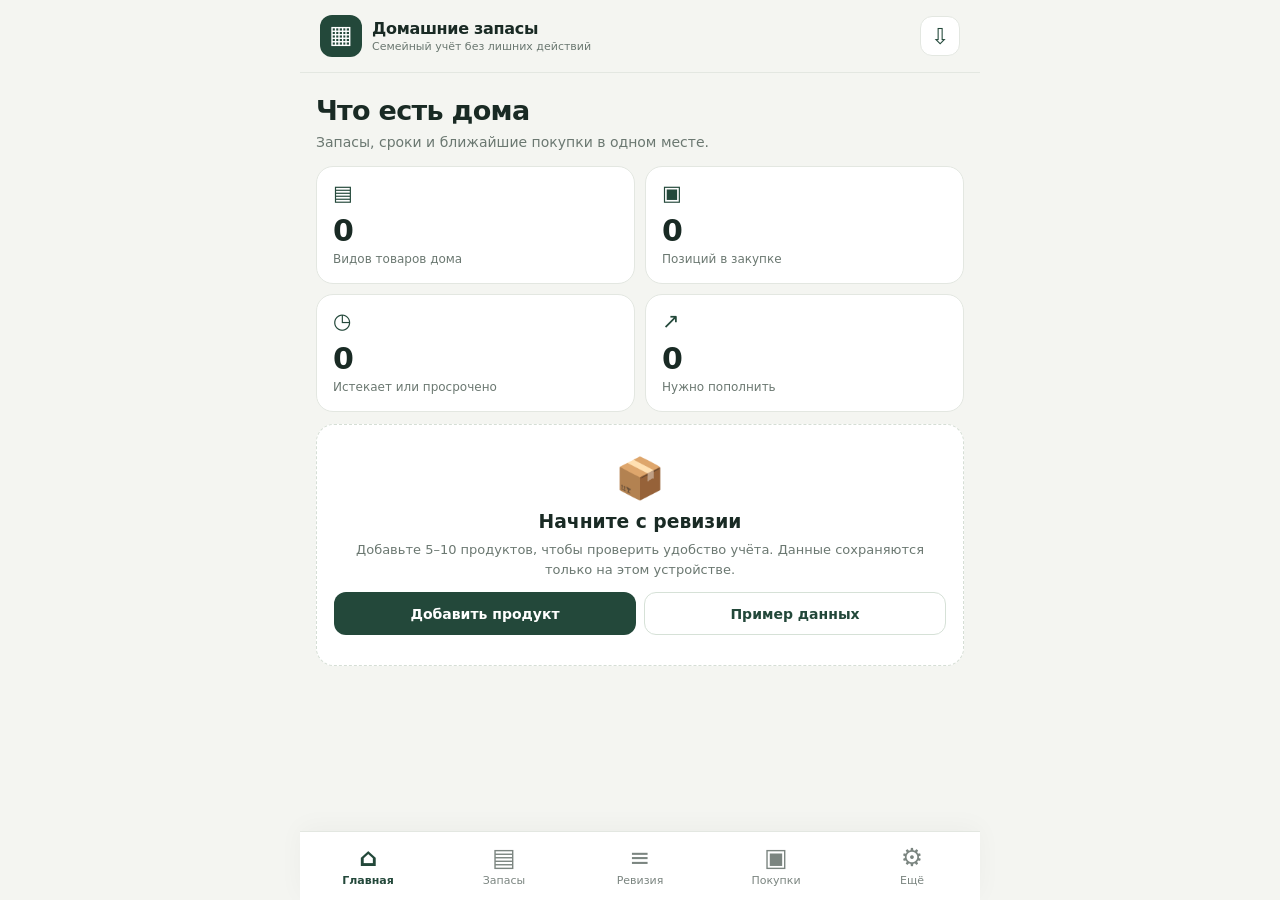
<file: index.html>
<!doctype html>
<html lang="ru">
<head>
  <meta charset="utf-8" />
  <meta name="viewport" content="width=device-width, initial-scale=1, viewport-fit=cover" />
  <meta name="theme-color" content="#23483a" />
  <meta name="description" content="Домашние запасы — простой учёт продуктов и семейных покупок, без подписки." />
  <link rel="manifest" href="manifest.webmanifest" />
  <link rel="icon" type="image/png" href="icons/icon-192.png" />
  <link rel="stylesheet" href="styles.css?v=20261103-10" />
  <title>Домашние запасы</title>
</head>
<body>
  <div class="shell">
    <header class="app-header">
      <div class="brand"><span class="logo" aria-hidden="true">▦</span><div><div class="brand-name">Домашние запасы</div><div class="brand-sub">Семейный учёт без лишних действий</div></div></div>
      <button class="icon-btn" id="backupShortcut" title="Резервные копии" aria-label="Резервные копии">⇩</button>
    </header>
    <main id="view" aria-live="polite"></main>
    <nav class="bottom-nav" aria-label="Разделы приложения">
      <button class="nav-item active" data-page="home"><span class="nav-icon">⌂</span><span>Главная</span></button>
      <button class="nav-item" data-page="stock"><span class="nav-icon">▤</span><span>Запасы</span></button>
      <button class="nav-item" data-page="audit"><span class="nav-icon">≡</span><span>Ревизия</span></button>
      <button class="nav-item" data-page="shopping"><span class="nav-icon">▣</span><span>Покупки</span></button>
      <button class="nav-item" data-page="settings"><span class="nav-icon">⚙</span><span>Ещё</span></button>
    </nav>
  </div>
  <dialog id="modal"><div id="modalInner"></div></dialog>
  <div id="toast" role="status" aria-live="polite"></div>
  <script src="catalog.js?v=20261103-05" defer></script>
  <script src="scanner.js?v=20261103-05" defer></script>
  <script src="receipt.js?v=20261103-12" defer></script>
  <script src="cloud_sync.js?v=20261103-14" defer></script>
  <script src="app.js?v=20261103-14" defer></script>
</body>
</html>
</file>
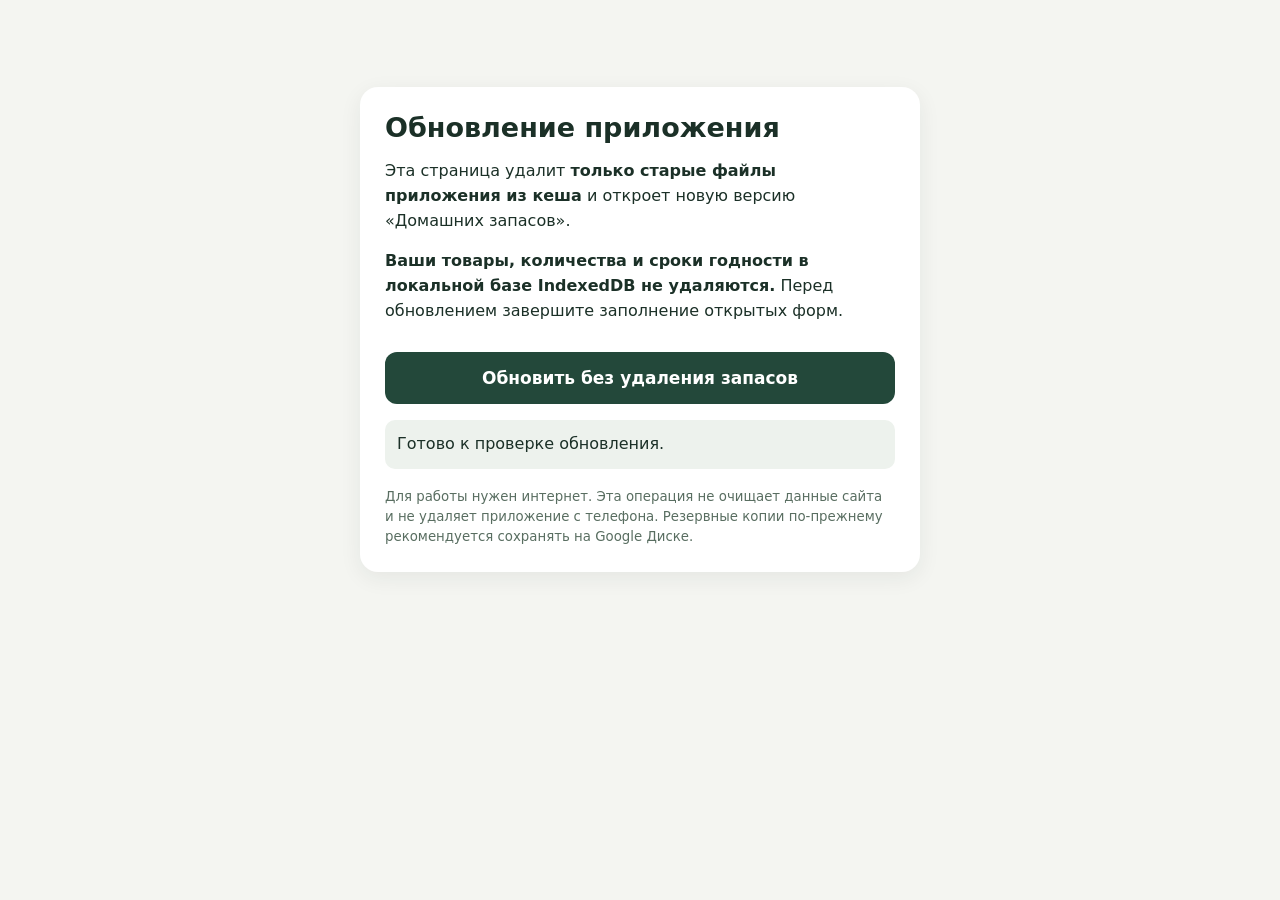
<file: update.html>
<!doctype html>
<html lang="ru">
<head>
<meta charset="utf-8">
<meta name="viewport" content="width=device-width,initial-scale=1">
<meta name="theme-color" content="#23483a">
<title>Обновление — Домашние запасы</title>
<style>
:root{color-scheme:light;font-family:system-ui,-apple-system,"Segoe UI",sans-serif;color:#1b3027;background:#f4f5f1}
*{box-sizing:border-box}
body{margin:0;padding:24px 16px}
main{max-width:560px;margin:7vh auto 0;padding:25px;background:#fff;border-radius:18px;box-shadow:0 6px 22px #20302512}
h1{margin:0 0 15px;font-size:27px}
p{line-height:1.55}
button{width:100%;margin-top:12px;font:700 17px system-ui;background:#23483a;color:#fff;border:0;border-radius:12px;padding:15px;min-height:52px}
button:disabled{opacity:.6}
small{display:block;color:#596e61;margin-top:18px;line-height:1.5}
#status{border-radius:10px;background:#edf2ed;padding:12px;min-height:45px;white-space:pre-wrap}
</style>
</head>
<body>
<main>
<h1>Обновление приложения</h1>
<p>Эта страница удалит <strong>только старые файлы приложения из кеша</strong> и откроет новую версию «Домашних запасов».</p>
<p><strong>Ваши товары, количества и сроки годности в локальной базе IndexedDB не удаляются.</strong> Перед обновлением завершите заполнение открытых форм.</p>
<button id="repair" type="button">Обновить без удаления запасов</button>
<p id="status" role="status">Готово к проверке обновления.</p>
<small>Для работы нужен интернет. Эта операция не очищает данные сайта и не удаляет приложение с телефона. Резервные копии по-прежнему рекомендуется сохранять на Google Диске.</small>
</main>
<script>
(() => {
'use strict';
const button=document.getElementById('repair'),status=document.getElementById('status');
button.addEventListener('click',async()=>{
  if(button.disabled)return;
  button.disabled=true;
  status.textContent='Проверяю доступность новой версии…';
  try{
    // Use a unique query to bypass any cache-first service worker still controlling the page.
    const url=new URL('./app.js?version-check='+Date.now(),location.href);
    const response=await fetch(url,{cache:'no-store'});
    if(!response.ok)throw Error('Новая версия пока не доступна (HTTP '+response.status+').');
    const source=await response.text();
    if(!source.includes('home-pantry-family-v1'))throw Error('Получен неожиданный файл. Обновление остановлено.');
    const version=source.match(/Версия\s+(\d+\.\d+)/);
    status.textContent='Доступна версия '+(version?version[1]:'приложения')+'. Обновляю файлы…';

    if('serviceWorker' in navigator){
      const registrations=await navigator.serviceWorker.getRegistrations();
      const expectedScope=new URL('./',location.href).href;
      for(const registration of registrations){
        if(registration.scope===expectedScope)await registration.unregister();
      }
    }
    if('caches' in window){
      const keys=await caches.keys();
      for(const name of keys){
        if(name.startsWith('domashnie-zapasy-shell-'))await caches.delete(name);
      }
    }
    status.textContent='Кеш приложения обновлён. Открываю «Домашние запасы»…';
    location.replace('./?updated='+Date.now());
  }catch(error){
    status.textContent='Не получилось обновить: '+(error?.message||String(error))+'. Проверьте интернет и повторите.';
    button.disabled=false;
  }
});
})();
</script>
</body>
</html>
</file>
<file: styles.css>
:root{--bg:#f4f5f1;--surface:#fff;--text:#192a24;--muted:#6b7871;--accent:#23483a;--accent2:#e8f0e8;--line:#e3e7e1;--warn:#a86420;--warn-bg:#fff2df;--danger:#ac4d3d;--danger-bg:#fff0e9;--radius:18px;--shadow:0 4px 20px rgba(34,58,43,.045)}
*{box-sizing:border-box}html{font-family:system-ui,-apple-system,"Segoe UI",Roboto,Arial,sans-serif;color:var(--text);background:var(--bg);-webkit-tap-highlight-color:transparent}body{margin:0}.shell{max-width:680px;min-height:100dvh;margin:auto;background:var(--bg);padding-bottom:calc(90px + env(safe-area-inset-bottom))}.app-header{position:sticky;top:0;z-index:4;padding:15px 20px;background:rgba(244,245,241,.96);backdrop-filter:blur(10px);display:flex;justify-content:space-between;gap:10px;align-items:center;border-bottom:1px solid var(--line)}.brand{display:flex;align-items:center;gap:10px}.logo{background:var(--accent);border-radius:12px;color:#fff;font-size:25px;line-height:40px;text-align:center;width:42px;height:42px}.brand-name{font-weight:800;letter-spacing:-.3px}.brand-sub{font-size:11px;color:var(--muted);margin-top:2px}main{padding:22px 16px 25px}.bottom-nav{position:fixed;z-index:5;bottom:0;left:50%;transform:translateX(-50%);width:min(680px,100%);height:calc(69px + env(safe-area-inset-bottom));padding-bottom:env(safe-area-inset-bottom);background:white;border-top:1px solid var(--line);display:flex;box-shadow:0 -4px 26px rgba(10,28,15,.035)}.nav-item{font:inherit;color:#7b8580;background:transparent;border:none;flex:1;display:flex;align-items:center;justify-content:center;flex-direction:column;gap:4px;font-size:11px;cursor:pointer}.nav-item.active{color:var(--accent);font-weight:800}.nav-icon{font-size:25px;line-height:24px}.icon-btn{height:40px;min-width:40px;border:1px solid var(--line);border-radius:12px;background:#fff;font-size:22px;color:var(--accent)}h1,h2,h3,p{margin-top:0}h1{font-size:27px;letter-spacing:-.7px;margin-bottom:6px}h2{font-size:17px;margin-bottom:0;letter-spacing:-.2px}.sub{color:var(--muted);line-height:1.45;font-size:14px}.section-header{display:flex;justify-content:space-between;align-items:center;gap:8px;margin:25px 0 11px}.section-header:first-child{margin-top:0}.section-header .sub{margin:0}.card{background:var(--surface);border:1px solid var(--line);border-radius:var(--radius);padding:16px;box-shadow:var(--shadow);margin-bottom:11px}.soft{background:var(--accent2);border-color:var(--accent2)}.alert-card{background:var(--warn-bg);border-color:#f3dabc}.danger-card{background:var(--danger-bg);border-color:#f1d2ca}.kpi-grid{display:grid;grid-template-columns:1fr 1fr;gap:10px}.kpi{border:1px solid var(--line);border-radius:17px;background:white;padding:16px;min-height:116px}.kpi .mini-icon{font-size:21px;color:var(--accent);line-height:1}.kpi strong{display:block;font-size:30px;margin:9px 0 0;letter-spacing:-1px}.kpi span{font-size:12px;color:var(--muted)}.flex{display:flex;align-items:center;gap:10px}.between{justify-content:space-between}.grow{flex:1;min-width:0}.small{font-size:12px}.muted{color:var(--muted)}.title{font-weight:750;font-size:15px}.row{display:flex;align-items:center;justify-content:space-between;gap:12px;min-width:0}.row+.row{border-top:1px solid var(--line);padding-top:12px;margin-top:12px}.stockrow{display:flex;align-items:center;gap:12px;padding:13px 0;border-bottom:1px solid var(--line)}.stockrow:last-child{border-bottom:0}.product-emoji{width:42px;height:42px;flex:0 0 42px;display:grid;place-items:center;background:#edf1eb;border-radius:13px;font-size:22px}.name{font-weight:720}.meta{font-size:12px;color:var(--muted);margin-top:4px;line-height:1.5}.amount{font-weight:800;white-space:nowrap;font-variant-numeric:tabular-nums}.pill{border-radius:99px;padding:4px 8px;font-size:11px;font-weight:750;white-space:nowrap}.pill.warn{background:var(--warn-bg);color:var(--warn)}.pill.bad{background:var(--danger-bg);color:var(--danger)}.pill.ok{background:var(--accent2);color:var(--accent)}button{font-family:inherit;cursor:pointer}button:disabled{opacity:.45;cursor:not-allowed}.btn{font-size:14px;font-weight:720;border-radius:12px;border:1px solid transparent;padding:11px 15px;min-height:43px;display:inline-flex;gap:7px;align-items:center;justify-content:center}.btn.primary{background:var(--accent);color:white}.btn.secondary{background:white;border-color:#d6e1d7;color:var(--accent)}.btn.tertiary{background:var(--accent2);color:var(--accent)}.btn.text{background:transparent;color:var(--accent);padding:6px}.btn.danger{background:var(--danger-bg);color:var(--danger)}.btn.full{width:100%}.btn.small{font-size:12px;min-height:34px;padding:7px 11px;border-radius:10px}.stack{display:grid;gap:10px}.actions{display:flex;gap:8px;flex-wrap:wrap}.actions .btn{flex:1}input,select,textarea{font-family:inherit;color:var(--text);width:100%;background:#fff;border:1px solid #cfd8d0;border-radius:11px;padding:11px 12px;font-size:16px;min-height:43px}textarea{min-height:95px;resize:vertical}label{font-size:13px;font-weight:650;display:block;margin:2px 0 6px}.form-grid{display:grid;grid-template-columns:1fr 1fr;gap:13px}.form-grid .span2{grid-column:1/-1}.form-help{color:var(--muted);font-size:12px;margin:5px 0}.searchbar{margin:14px 0}.tabline{display:flex;gap:7px;overflow-x:auto;padding:0 0 8px;scrollbar-width:none}.chip{white-space:nowrap;background:#fff;border:1px solid var(--line);border-radius:99px;padding:8px 12px;color:var(--muted);font-size:12px;font-weight:650}.chip.active{background:var(--accent);color:#fff;border-color:var(--accent)}.empty{text-align:center;padding:30px 17px;background:#fff;border:1px dashed #d5ded5;border-radius:var(--radius);margin:12px 0}.empty .glyph{font-size:40px;margin-bottom:9px}.empty h3{margin-bottom:8px}.empty p{font-size:13px;color:var(--muted);line-height:1.5}.list-inline{display:grid;gap:8px}.notice{font-size:12px;line-height:1.5;color:var(--muted);padding:12px 14px;background:#f0f2ef;border-radius:12px}.notice.warn{background:var(--warn-bg);color:#855219}.minor{border:0;background:transparent;padding:5px 2px;font-size:12px;color:var(--accent);font-weight:750}.numberinput{max-width:86px}.mini-button{height:33px;min-width:33px;padding:0 8px;border:1px solid #d6dfd6;border-radius:10px;background:#fff;font-size:18px;color:var(--accent)}.inline-form{display:flex;gap:8px;align-items:center;justify-content:space-between}.inline-form .title{flex:1;min-width:0}.inline-form input{width:89px;padding:9px}.check{width:20px;height:20px;accent-color:var(--accent);flex:none}.divider{border:0;border-top:1px solid var(--line);margin:14px 0}dialog{border:0;border-radius:20px;padding:0;width:min(540px,calc(100% - 20px));max-height:88dvh;color:var(--text);background:white;box-shadow:0 30px 90px rgba(0,0,0,.2)}dialog::backdrop{background:rgba(19,38,25,.5)}#modalInner{padding:22px;overflow:auto;max-height:87dvh}dialog h2{font-size:20px;margin:0 0 15px}dialog .modal-actions{display:flex;gap:9px;margin-top:19px}dialog .modal-actions .btn{flex:1}#toast{display:none;position:fixed;bottom:calc(84px + env(safe-area-inset-bottom));left:50%;transform:translateX(-50%);z-index:20;max-width:min(540px,90%);background:#213c31;color:white;border-radius:13px;padding:13px 18px;font-size:13px;box-shadow:0 10px 40px #0003;text-align:center}.preline{white-space:pre-wrap}.item-card{background:#fff;border:1px solid var(--line);border-radius:14px;margin:9px 0;padding:12px}.badgeline{display:flex;flex-wrap:wrap;gap:5px;margin-top:6px}.candidate{background:#f7f9f5;border:1px solid #e0e6db;border-radius:12px;padding:12px;margin:9px 0}.candidate-grid{display:grid;grid-template-columns:minmax(0,1fr) 80px 72px 26px;gap:7px;align-items:end}.candidate-grid input,.candidate-grid select{min-width:0;padding:8px 6px;font-size:14px}.candidate-grid .minor{font-size:18px}.muted-dot{display:inline-block;width:6px;height:6px;background:#b7c5b5;border-radius:50%;vertical-align:middle;margin-right:4px}.statusbar{padding:10px 12px;border-radius:12px;margin-bottom:12px;font-size:12px;line-height:1.5}.statusbar.good{background:#e5f1e8;color:#285c3d}.statusbar.warning{background:#fff1d6;color:#935a1d}.spaced{margin-top:15px}.footer-note{font-size:11px;color:#8a978b;line-height:1.5;margin:16px 5px}.purchase-hint{padding:9px 10px;background:#f3f6f2;border-radius:10px;color:#53655a;font-size:12px;margin-top:8px}.audit-value{min-width:95px;max-width:120px}.clip{overflow:hidden;text-overflow:ellipsis;white-space:nowrap}@media(max-width:380px){.app-header{padding:12px}.brand-sub{font-size:10px}main{padding:17px 11px}.kpi{padding:12px}.form-grid{gap:9px}.candidate-grid{grid-template-columns:minmax(0,1fr) 58px 61px 23px;gap:4px}.candidate-grid input,.candidate-grid select{font-size:12px}.btn{padding:9px 11px}}


/* v0.2: камера распознавания штрихкодов */
.barcode-dialog{width:min(510px,calc(100% - 16px))}
.barcode-panel{padding:20px}
.barcode-panel h2{font-size:20px;margin-bottom:8px}
.barcode-panel video{display:block;width:100%;aspect-ratio:4/3;object-fit:cover;background:#16271f;border-radius:14px;margin:12px 0}
.barcode-panel .barcode-status{font-size:13px;min-height:36px;color:var(--muted);line-height:1.4}
.barcode-panel .actions{margin-top:12px}
.barcode-panel .actions .btn{flex:1}


/* v0.3: update notice when unsaved changes may exist */
.update-prompt{position:fixed;z-index:40;top:calc(9px + env(safe-area-inset-top));left:50%;transform:translateX(-50%);width:min(580px,calc(100% - 24px));background:#fff;border:1px solid #c9d8cd;border-radius:13px;box-shadow:0 8px 35px #0003;padding:10px 12px;display:flex;align-items:center;justify-content:space-between;gap:10px;font-size:13px;font-weight:650}
.update-prompt button{flex-shrink:0}


/* v0.4 — review suggestions after shopping list import */
.suggestion-section{margin:8px 0 12px}
.suggestion-chips{display:flex;gap:6px;flex-wrap:wrap;margin-top:7px}
.suggestion-chip{border:1px solid #bfcfbe;background:white;color:var(--accent);border-radius:9px;padding:7px 10px;min-height:34px;font-size:12px;font-weight:650;max-width:100%;text-align:left;overflow-wrap:anywhere}
.suggestion-chip.selected{background:var(--accent2);border-color:var(--accent)}
.candidate .form-grid.spaced{margin-top:12px}
.candidate .check{width:23px;height:23px;margin-top:11px}
.candidate textarea{font-size:14px;min-height:54px;padding:8px 10px}

/* v0.5: clickable home stock summary */
.kpi-link{display:block;width:100%;text-align:left;font:inherit;color:inherit;cursor:pointer}
.kpi-link:focus-visible{outline:3px solid var(--accent);outline-offset:3px}
.kpi-link:active{background:var(--accent2)}


/* v0.6 — filtered stock lists opened by home summary cards */
.stock-filter-item+.stock-filter-item{border-top:1px solid var(--line)}
.stock-filter-item .stockrow{border-bottom:0}
.stock-filter-detail{padding:0 8px 12px 54px;font-size:12px;color:var(--muted);line-height:1.55}
.stock-filter-line{margin:3px 0}


/* v0.7 - receipt review */
.receipt-item{margin-bottom:12px}
.receipt-item .meta{overflow-wrap:anywhere}
.receipt-warning{background:var(--warn-bg);padding:8px 10px;border-radius:9px;color:#855219}
.receipt-details{font-size:13px;color:var(--muted);border-top:1px solid var(--line);padding:10px 0;margin-top:7px}
.receipt-details summary{cursor:pointer;font-weight:650;color:var(--accent)}
.receipt-details input,.receipt-details select{margin-top:6px}
.receipt-item input.check{width:24px;height:24px;margin-top:9px}

/* v0.8 — receipt OCR debugging */
.receipt-debug{margin:18px 0 8px;padding:12px;background:var(--accent2);border-radius:12px}
.receipt-debug summary{font-size:13px;font-weight:700;cursor:pointer;color:var(--accent)}
.receipt-debug textarea{margin-top:9px;font:12px ui-monospace,SFMono-Regular,Consolas,monospace;min-height:120px;max-height:260px;white-space:pre;overflow:auto}
</file>
